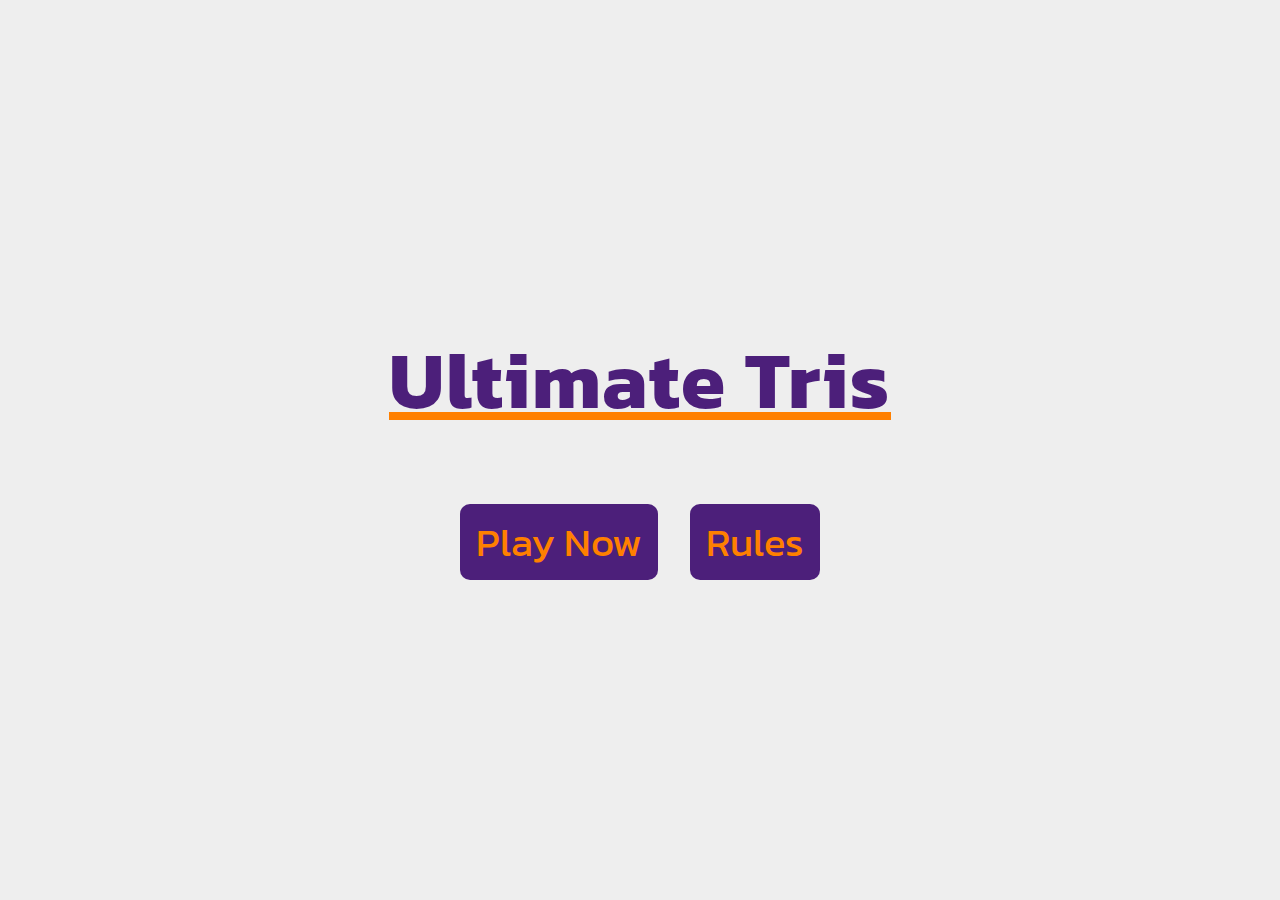
<file: index.html>
<!DOCTYPE html>
<html lang="en">
  <head>
    <meta charset="UTF-8" />
    <meta name="viewport" content="width=device-width, initial-scale=1.0" />
    <title>Ultimate Tris - Homepage</title>
    <link rel="stylesheet" href="css/style.css" />
  </head>
  <body>
    <div class="wrapper">
      <h1>Ultimate Tris</h1>
      <nav>
        <a href="game.html">Play Now</a>
        <a href="rules.html">Rules</a>
      </nav>
    </div>
  </body>
</html>
</file>
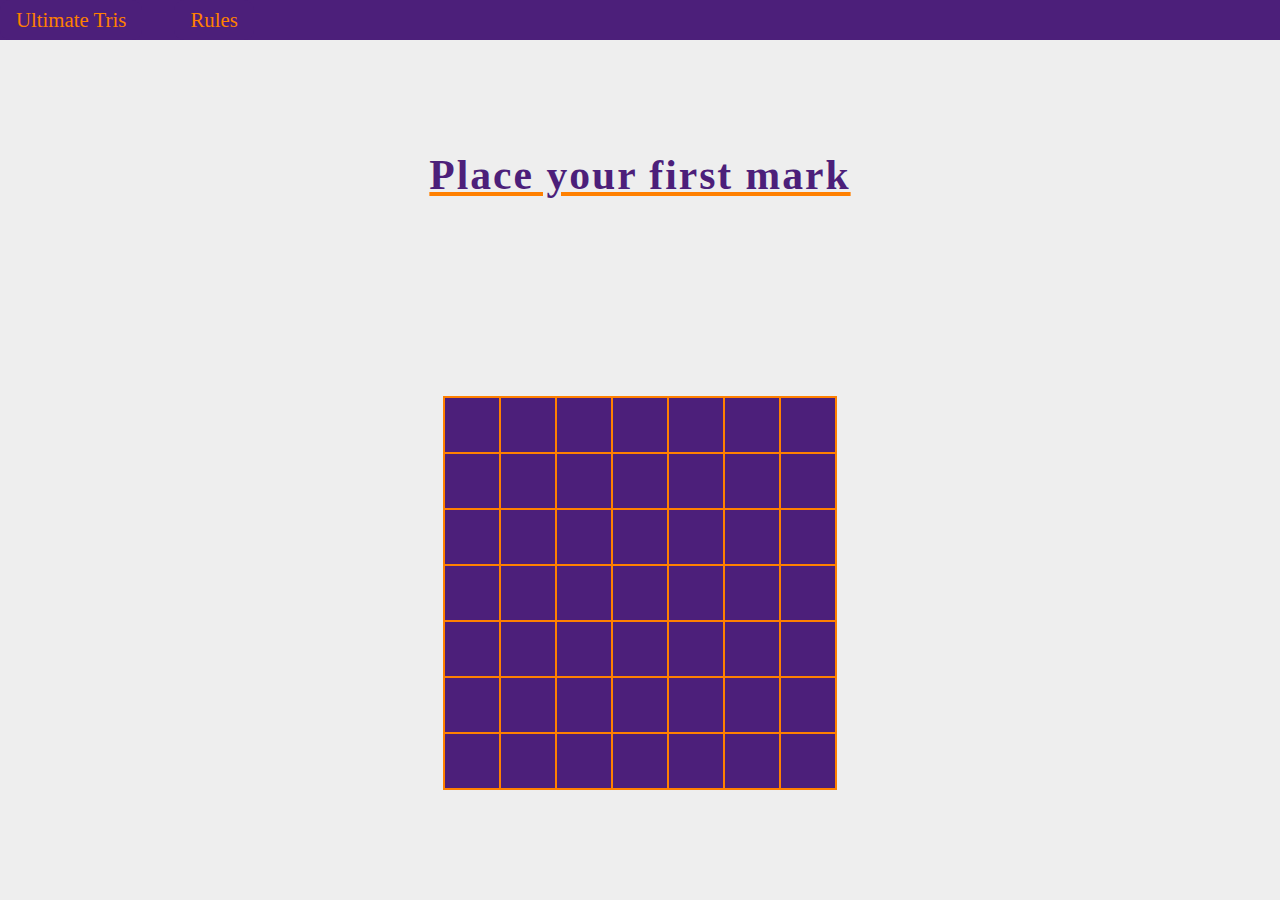
<file: game.html>
<!DOCTYPE html>
<html lang="en">
  <head>
    <meta charset="UTF-8" />
    <meta name="viewport" content="width=device-width, initial-scale=1.0" />
    <title>Ultimate Tris - Play</title>
    <link rel="stylesheet" href="css/style.css" />
    <script src="js/main.js" type="module"></script>
  </head>
  <body id="game-body">
    <header>
      <nav>
        <a href="index.html">Ultimate Tris</a>
        <a href="rules.html">Rules</a>
      </nav>
    </header>
    <main id="game-main">
      <h1 id="instructions">Place your first mark</h1>
      <table id="board"></table>
    </main>
  </body>
</html>
</file>
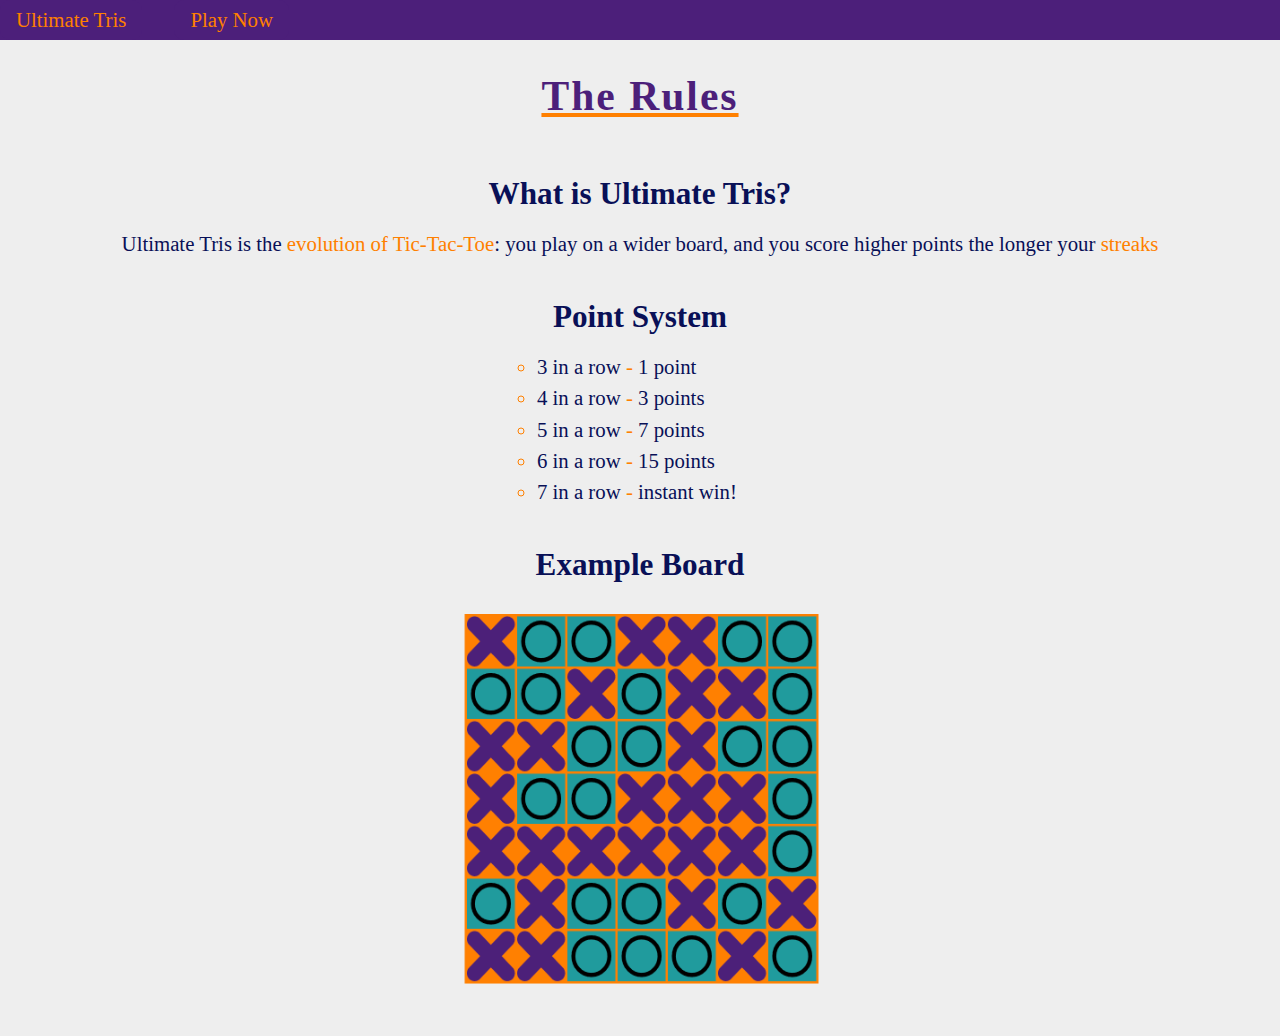
<file: rules.html>
<!DOCTYPE html>
<html lang="en">
  <head>
    <meta charset="UTF-8" />
    <meta name="viewport" content="width=device-width, initial-scale=1.0" />
    <title>Ultimate Tris - Rules</title>
    <link rel="stylesheet" href="css/style.css" />
  </head>
  <body>
    <header>
      <nav>
        <a href="index.html">Ultimate Tris</a>
        <a href="game.html">Play Now</a>
      </nav>
    </header>
    <main>
      <h1>The Rules</h1>
      <div>
        <h2>What is Ultimate Tris?</h2>
        <p>
          Ultimate Tris is the
          <span class="orange-span">evolution of Tic-Tac-Toe</span>: you play on
          a wider board, and you score higher points the longer your
          <span class="orange-span">streaks</span>
        </p>
      </div>
      <div>
        <h2>Point System</h2>
        <ul>
          <li>3 in a row <span class="orange-span">-</span> 1 point</li>
          <li>4 in a row <span class="orange-span">-</span> 3 points</li>
          <li>5 in a row <span class="orange-span">-</span> 7 points</li>
          <li>6 in a row <span class="orange-span">-</span> 15 points</li>
          <li>7 in a row <span class="orange-span">-</span> instant win!</li>
        </ul>
      </div>
      <div>
        <h2>Example Board</h2>
        <img
          src="img/example-board.png"
          alt="Example Board"
          width="400"
          height="400"
        />
      </div>
    </main>
  </body>
</html>
</file>
<file: css/style.css>
@import url('https://fonts.googleapis.com/css2?family=Barlow+Semi+Condensed:ital,wght@0,100;0,200;0,300;0,400;0,500;0,600;0,700;0,800;0,900;1,100;1,200;1,300;1,400;1,500;1,600;1,700;1,800;1,900&family=Kanit:ital,wght@0,100;0,200;0,300;0,400;0,500;0,600;0,700;0,800;0,900;1,100;1,200;1,300;1,400;1,500;1,600;1,700;1,800;1,900&display=swap');

/* palette: https://colorhunt.co/palette/ff80004c1f7a219b9deeeeee */
:root {
    --orange: #FF8000;
    --purple: #4C1F7A;
    --white: #EEEEEE;
    --aqua: #219B9D;
    --black: #091057;

    /* streak highlights */
    --mildest-color: #ff6200;
    --mild-color: #ff4000;
    --moderate-color: #ff0000;
    --strong-color: #ff00ff;


    --ff: "Kanit", sans-serif;
}

* {
    margin: 0;
    padding: 0;
    box-sizing: border-box;
}

body {
    font-size: clamp(0.5rem, 5vw, 1.3rem);
    background-color: #EEEEEE;
}

.wrapper {
    font-family: var(--ff);
    display: flex;
    flex-direction: column;
    align-items: center;
    justify-content: center;
    height: 100vh;
    gap: 4rem;
    font-size: clamp(0.5rem, 5vw, 2.5rem);
}

h1 {
    color: var(--purple);
    letter-spacing: 2px;
    text-decoration: underline var(--orange);
}

nav {
    display: flex;
    gap: 2rem;
    
    a {
        text-decoration: none;
        color: var(--orange);
        background-color: var(--purple);
        padding: 0.5rem 1rem;
        border-radius: 10px;

        &:hover {
            background-color: var(--orange);
            color: var(--purple);
            box-shadow: 2px 3px 0px var(--purple);
        }
    }
}

header {
    background-color: var(--purple);

    nav {
        justify-content: flex-start;

        a:hover {
            background-color: var(--purple);
            color: var(--orange);
            box-shadow: none;
            text-decoration: underline var(--orange);
        }
    }
}

main {
    display: flex;
    flex-direction: column;
    justify-content: space-between;
    align-items: center;
    gap: 1.5rem;
    padding: 2rem;
    
    h1 {
        margin-bottom: 1rem;
    }
    
    h2 {
        text-align: center;
        color: var(--black);
        margin: 1rem;
    }

    p {
        text-align: center;
        line-height: 1.5;
        color: var(--black)
    }
    
    ul {
        line-height: 1.5;
        color: var(--black);
        list-style-type: circle;

        li::marker {
            color: var(--orange);
        };
    }
}

.orange-span {
    color: var(--orange);
}

/* */ /* */ /* */ /* */ /* */ /* */ /* */ /* */ /* */ /* */ /* */ /* */ /* */

#game-body {
    display: flex;
    flex-direction: column;
    height: 100vh;
}

#game-main {
    flex-grow: 1;
    display: flex;
    flex-direction: column;
    justify-content: space-around;
}

#board {
    border-collapse: collapse;
}

.cell {
    background-color: var(--purple);
    border: 2.5px solid var(--orange);
    width: 3.5rem;
    height: 3.5rem;
}

.clickable {
    cursor: pointer;
}

.user-clicked {
    background-color: var(--orange);
    background-image: url("../svg/userMarker.svg");
    background-repeat: no-repeat;
    background-position: center;
}

.cpu-clicked {
    background-color: var(--aqua);
    background-image: url("../svg/cpuMarker.svg");
    background-repeat: no-repeat;
    background-position: center;
}

.error-modal {
    background-color: var(--white);
    color: var(--purple);
    font-size: clamp(0.5rem, 4vw, 1.5rem);
    padding: 1rem;
    border-radius: 10px;
    position: absolute;
    top: 50%;
    left: 50%;
    transform: translate(-50%, -50%);
}

.winner {
    color: var(--orange);
    font-size: clamp(1rem, 5vw, 2rem);
}

.play-again-btn {
    border: none;
    font: inherit;
    font-size: clamp(1.5rem, 5vw, 2.5rem);
    cursor: pointer;
    text-decoration: none;
    color: var(--orange);
    background-color: var(--purple);
    padding: 0.5rem 1rem;
    border-radius: 10px;

    &:hover {
        background-color: var(--orange);
        color: var(--purple);
        box-shadow: 2px 3px 0px var(--purple);
    }   
}

.instant-win-highlight {
    border: 5px solid var(--white);
    animation: jump 1.5s 5;
}

@keyframes jump {
    0% {
        transform: scale(1);
    }
    50% {
        transform: scale(1.3);
    }
    100% {
        transform: scale(1);
    }
}

.mildest-highlight {
    border: 1px solid var(--mildest-color);
}

.mild-highlight {
    border: 3px solid var(--mild-color);
}

.moderate-highlight {
    border: 5px solid var(--moderate-color);
}

.strong-highlight {
    border: 7px solid var(--strong-color);
}
</file>
